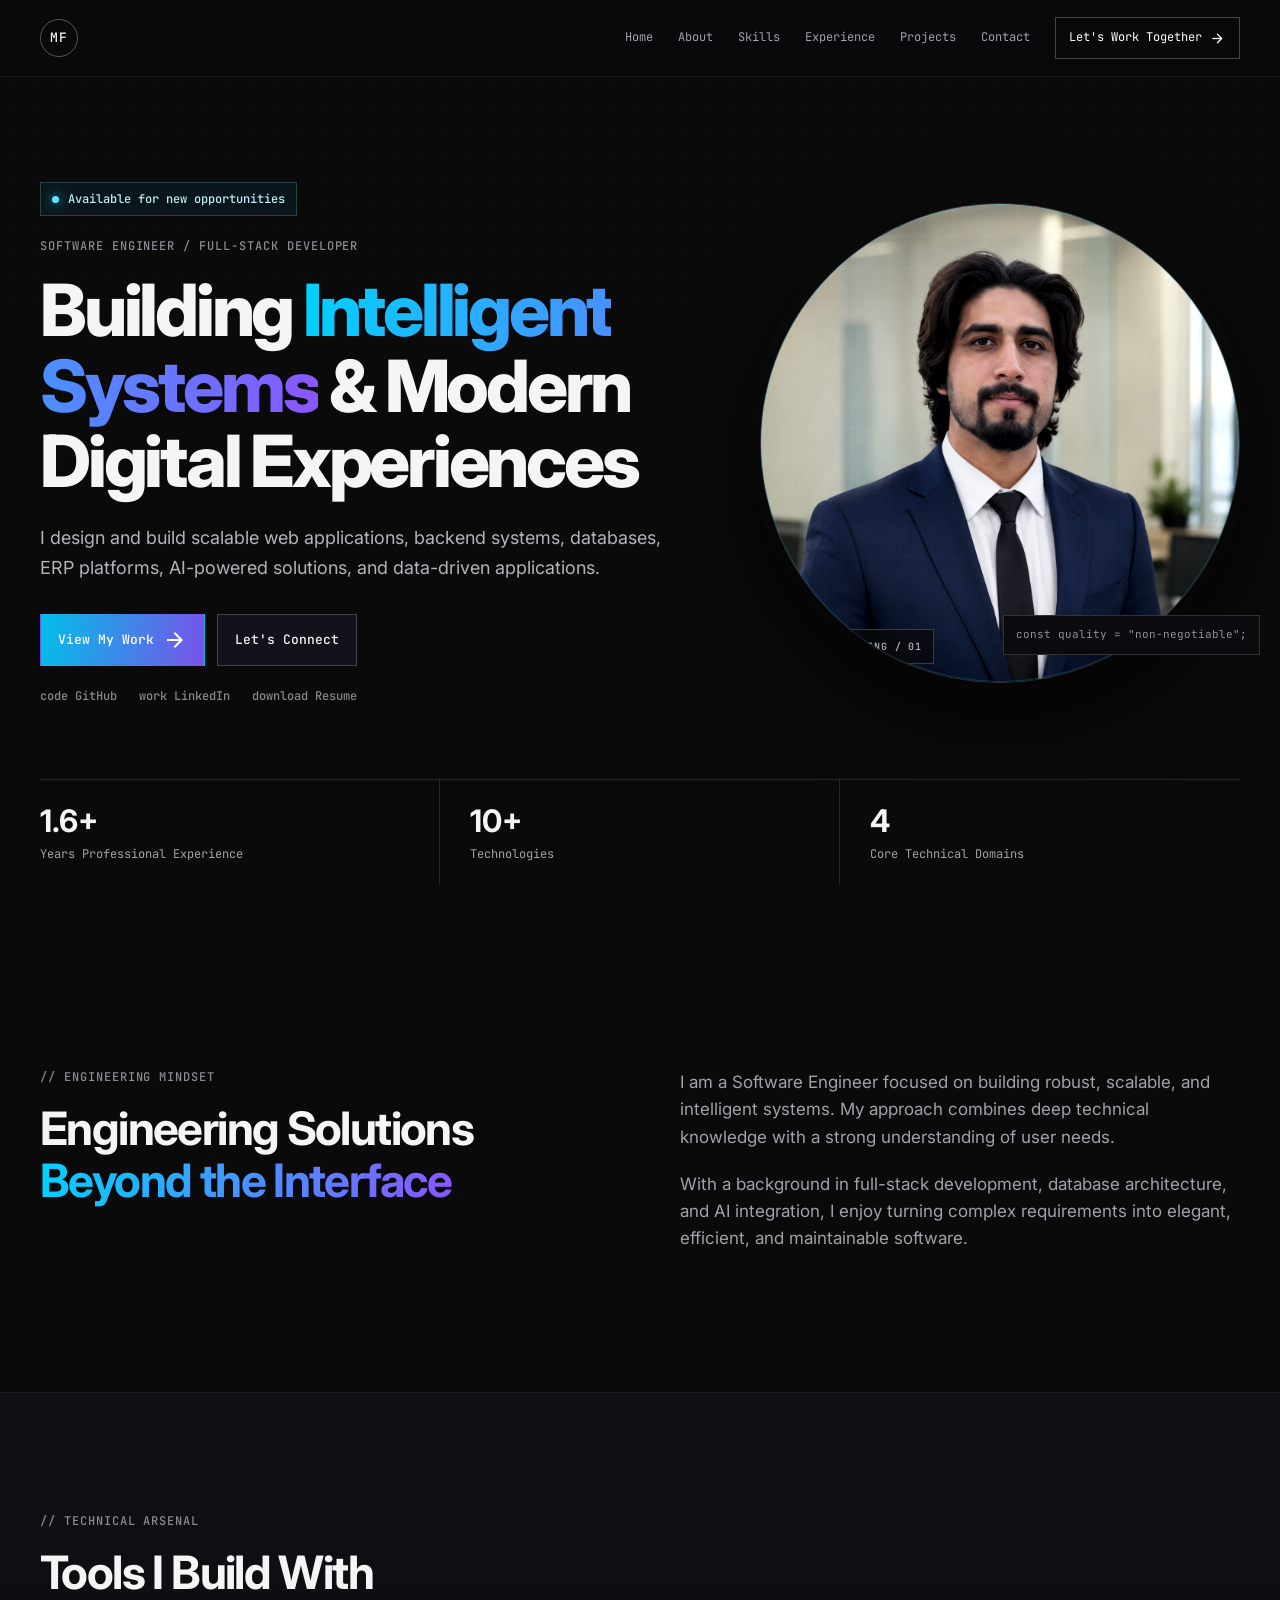
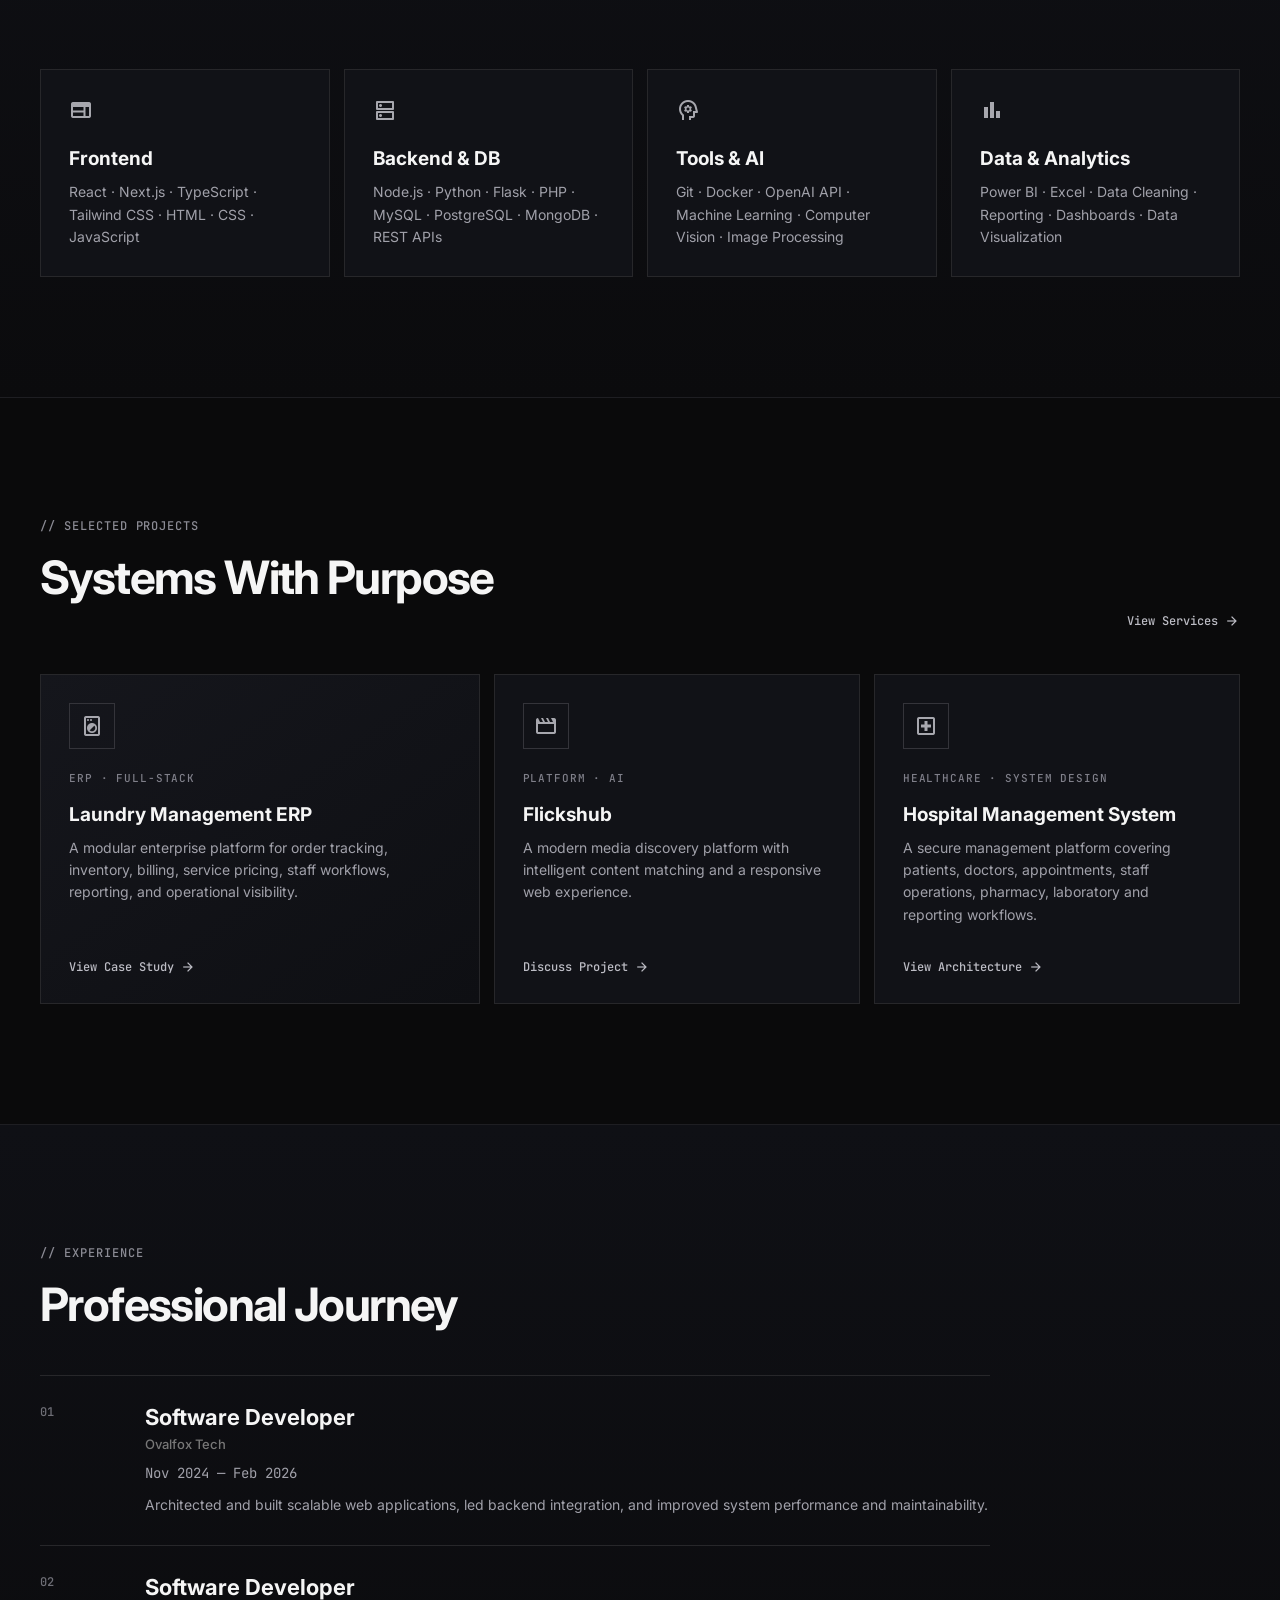
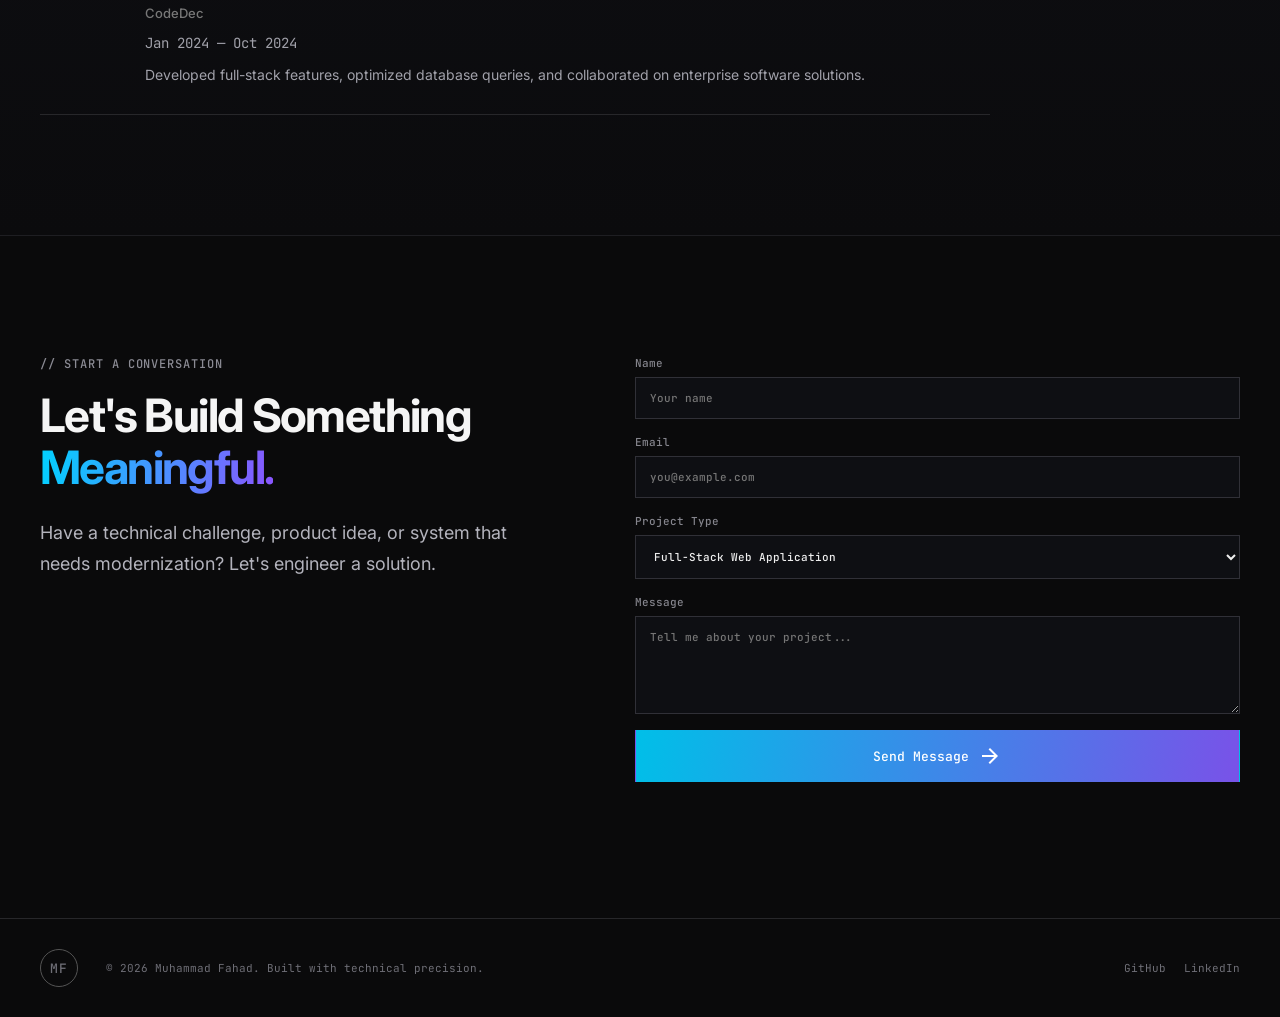
<file: index.html>
<!doctype html>
<html lang="en" class="dark">
<head>
  <meta charset="utf-8">
  <meta name="viewport" content="width=device-width, initial-scale=1">
  <meta name="description" content="Muhammad Fahad — Software Engineer & Full-Stack Developer. Scalable web applications, backend systems, databases, ERP platforms and AI-powered solutions.">
  <title>Muhammad Fahad | Software Engineer</title>
  <link rel="preconnect" href="https://fonts.googleapis.com">
  <link rel="preconnect" href="https://fonts.gstatic.com" crossorigin>
  <link href="https://fonts.googleapis.com/css2?family=Inter:wght@400;500;600;700;800&family=JetBrains+Mono:wght@400;500&family=Material+Symbols+Outlined:opsz,wght,FILL,GRAD@20..48,300..700,0..1,0..1&display=swap" rel="stylesheet">
  <link rel="stylesheet" href="styles.css">
</head>
<body>
  <div class="site-noise" aria-hidden="true"></div>
  <header class="header" id="top">
    <div class="container nav">
      <a class="brand" href="index.html" aria-label="Muhammad Fahad home"><span>MF</span></a>
      <button class="menu-toggle" aria-label="Open menu" aria-expanded="false"><span class="material-symbols-outlined">menu</span></button>
      <nav class="nav-links">
        <a href="#home">Home</a><a href="#about">About</a><a href="#skills">Skills</a>
        <a href="#experience">Experience</a><a href="#projects">Projects</a><a href="#contact">Contact</a>
        <a class="nav-cta" href="#contact">Let's Work Together <span class="material-symbols-outlined">arrow_forward</span></a>
      </nav>
    </div>
  </header>

  <main>
    <section class="hero section" id="home">
      <div class="container hero-grid">
        <div class="hero-copy reveal">
          <div class="availability"><span class="pulse"></span>Available for new opportunities</div>
          <p class="eyebrow">SOFTWARE ENGINEER / FULL-STACK DEVELOPER</p>
          <h1>Building <span class="gradient-text">Intelligent Systems</span> &amp; Modern Digital Experiences</h1>
          <p class="lead">I design and build scalable web applications, backend systems, databases, ERP platforms, AI-powered solutions, and data-driven applications.</p>
          <div class="hero-actions">
            <a class="btn btn-primary" href="#projects">View My Work <span class="material-symbols-outlined">arrow_forward</span></a>
            <a class="btn btn-secondary" href="#contact">Let's Connect</a>
          </div>
          <div class="social-row">
            <a href="https://github.com/FadiiiCh87" target="_blank" rel="noopener">code <span>GitHub</span></a>
            <a href="https://www.linkedin.com/in/muhammad-fahad-590486263" target="_blank" rel="noopener">work <span>LinkedIn</span></a>
            <a href="mailto:your-email@example.com">download <span>Resume</span></a>
          </div>
        </div>
        <div class="hero-visual reveal">
          <div class="portrait-frame">
            <div class="grid-overlay"></div>
            <img src="profile.png" alt="Professional portrait">
            <div class="portrait-label"><span class="material-symbols-outlined">terminal</span> ENGINEERING / 01</div>
          </div>
          <div class="code-chip mono">const quality = "non-negotiable";</div>
        </div>
      </div>
      <div class="container metrics">
        <div><strong>1.6+</strong><span>Years Professional Experience</span></div>
        <div><strong>10+</strong><span>Technologies</span></div>
        <div><strong>4</strong><span>Core Technical Domains</span></div>
      </div>
    </section>

    <section class="section" id="about">
      <div class="container two-col">
        <div>
          <p class="eyebrow">// ENGINEERING MINDSET</p>
          <h2>Engineering Solutions <span class="gradient-text">Beyond the Interface</span></h2>
        </div>
        <div class="body-copy">
          <p>I am a Software Engineer focused on building robust, scalable, and intelligent systems. My approach combines deep technical knowledge with a strong understanding of user needs.</p>
          <p>With a background in full-stack development, database architecture, and AI integration, I enjoy turning complex requirements into elegant, efficient, and maintainable software.</p>
        </div>
      </div>
    </section>

    <section class="section section-alt" id="skills">
      <div class="container">
        <div class="section-head"><div><p class="eyebrow">// TECHNICAL ARSENAL</p><h2>Tools I Build With</h2></div></div>
        <div class="skill-groups">
          <article class="skill-card"><span class="material-symbols-outlined">web</span><h3>Frontend</h3><p>React · Next.js · TypeScript · Tailwind CSS · HTML · CSS · JavaScript</p></article>
          <article class="skill-card"><span class="material-symbols-outlined">dns</span><h3>Backend &amp; DB</h3><p>Node.js · Python · Flask · PHP · MySQL · PostgreSQL · MongoDB · REST APIs</p></article>
          <article class="skill-card"><span class="material-symbols-outlined">psychology</span><h3>Tools &amp; AI</h3><p>Git · Docker · OpenAI API · Machine Learning · Computer Vision · Image Processing</p></article>
          <article class="skill-card"><span class="material-symbols-outlined">bar_chart</span><h3>Data &amp; Analytics</h3><p>Power BI · Excel · Data Cleaning · Reporting · Dashboards · Data Visualization</p></article>
        </div>
      </div>
    </section>

    <section class="section" id="projects">
      <div class="container">
        <div class="section-head">
          <div><p class="eyebrow">// SELECTED PROJECTS</p><h2>Systems With Purpose</h2></div>
          <a class="text-link" href="services.html">View Services <span class="material-symbols-outlined">arrow_forward</span></a>
        </div>
        <div class="project-grid">
          <article class="project-card featured">
            <div class="project-icon"><span class="material-symbols-outlined">local_laundry_service</span></div>
            <div class="project-meta">ERP · FULL-STACK</div><h3>Laundry Management ERP</h3>
            <p>A modular enterprise platform for order tracking, inventory, billing, service pricing, staff workflows, reporting, and operational visibility.</p>
            <a href="laundry-erp.html" class="text-link">View Case Study <span class="material-symbols-outlined">arrow_forward</span></a>
          </article>
          <article class="project-card">
            <div class="project-icon"><span class="material-symbols-outlined">movie</span></div>
            <div class="project-meta">PLATFORM · AI</div><h3>Flickshub</h3>
            <p>A modern media discovery platform with intelligent content matching and a responsive web experience.</p>
            <a href="#contact" class="text-link">Discuss Project <span class="material-symbols-outlined">arrow_forward</span></a>
          </article>
          <article class="project-card">
            <div class="project-icon"><span class="material-symbols-outlined">local_hospital</span></div>
            <div class="project-meta">HEALTHCARE · SYSTEM DESIGN</div><h3>Hospital Management System</h3>
            <p>A secure management platform covering patients, doctors, appointments, staff operations, pharmacy, laboratory and reporting workflows.</p>
            <a href="#contact" class="text-link">View Architecture <span class="material-symbols-outlined">arrow_forward</span></a>
          </article>
        </div>
      </div>
    </section>

    <section class="section section-alt" id="experience">
      <div class="container">
        <p class="eyebrow">// EXPERIENCE</p><h2>Professional Journey</h2>
        <div class="timeline">
          <article><span class="timeline-no">01</span><div><h3>Software Developer <small>Ovalfox Tech</small></h3><p class="mono">Nov 2024 — Feb 2026</p><p>Architected and built scalable web applications, led backend integration, and improved system performance and maintainability.</p></div></article>
          <article><span class="timeline-no">02</span><div><h3>Software Developer <small>CodeDec</small></h3><p class="mono">Jan 2024 — Oct 2024</p><p>Developed full-stack features, optimized database queries, and collaborated on enterprise software solutions.</p></div></article>
        </div>
      </div>
    </section>

    <section class="section contact-section" id="contact">
      <div class="container contact-grid">
        <div><p class="eyebrow">// START A CONVERSATION</p><h2>Let's Build Something <span class="gradient-text">Meaningful.</span></h2><p class="lead">Have a technical challenge, product idea, or system that needs modernization? Let's engineer a solution.</p></div>
        <form class="contact-form" id="contactForm">
          <label>Name<input name="name" required placeholder="Your name"></label>
          <label>Email<input type="email" name="email" required placeholder="you@example.com"></label>
          <label>Project Type<select name="type"><option>Full-Stack Web Application</option><option>Backend Architecture</option><option>ERP System</option><option>AI / Data Solution</option><option>Other / Consultation</option></select></label>
          <label>Message<textarea name="message" required rows="5" placeholder="Tell me about your project..."></textarea></label>
          <button class="btn btn-primary" type="submit">Send Message <span class="material-symbols-outlined">arrow_forward</span></button>
          <p class="form-note" id="formNote"></p>
        </form>
      </div>
    </section>
  </main>

  <footer class="footer"><div class="container footer-inner"><a class="brand" href="#top"><span>MF</span></a><p>© 2026 Muhammad Fahad. Built with technical precision.</p><div><a href="https://github.com/FadiiiCh87" target="_blank" rel="noopener">GitHub</a><a href="https://www.linkedin.com/in/muhammad-fahad-590486263" target="_blank" rel="noopener">LinkedIn</a></div></div></footer>
  <script src="script.js"></script>
</body>
</html>
</file>
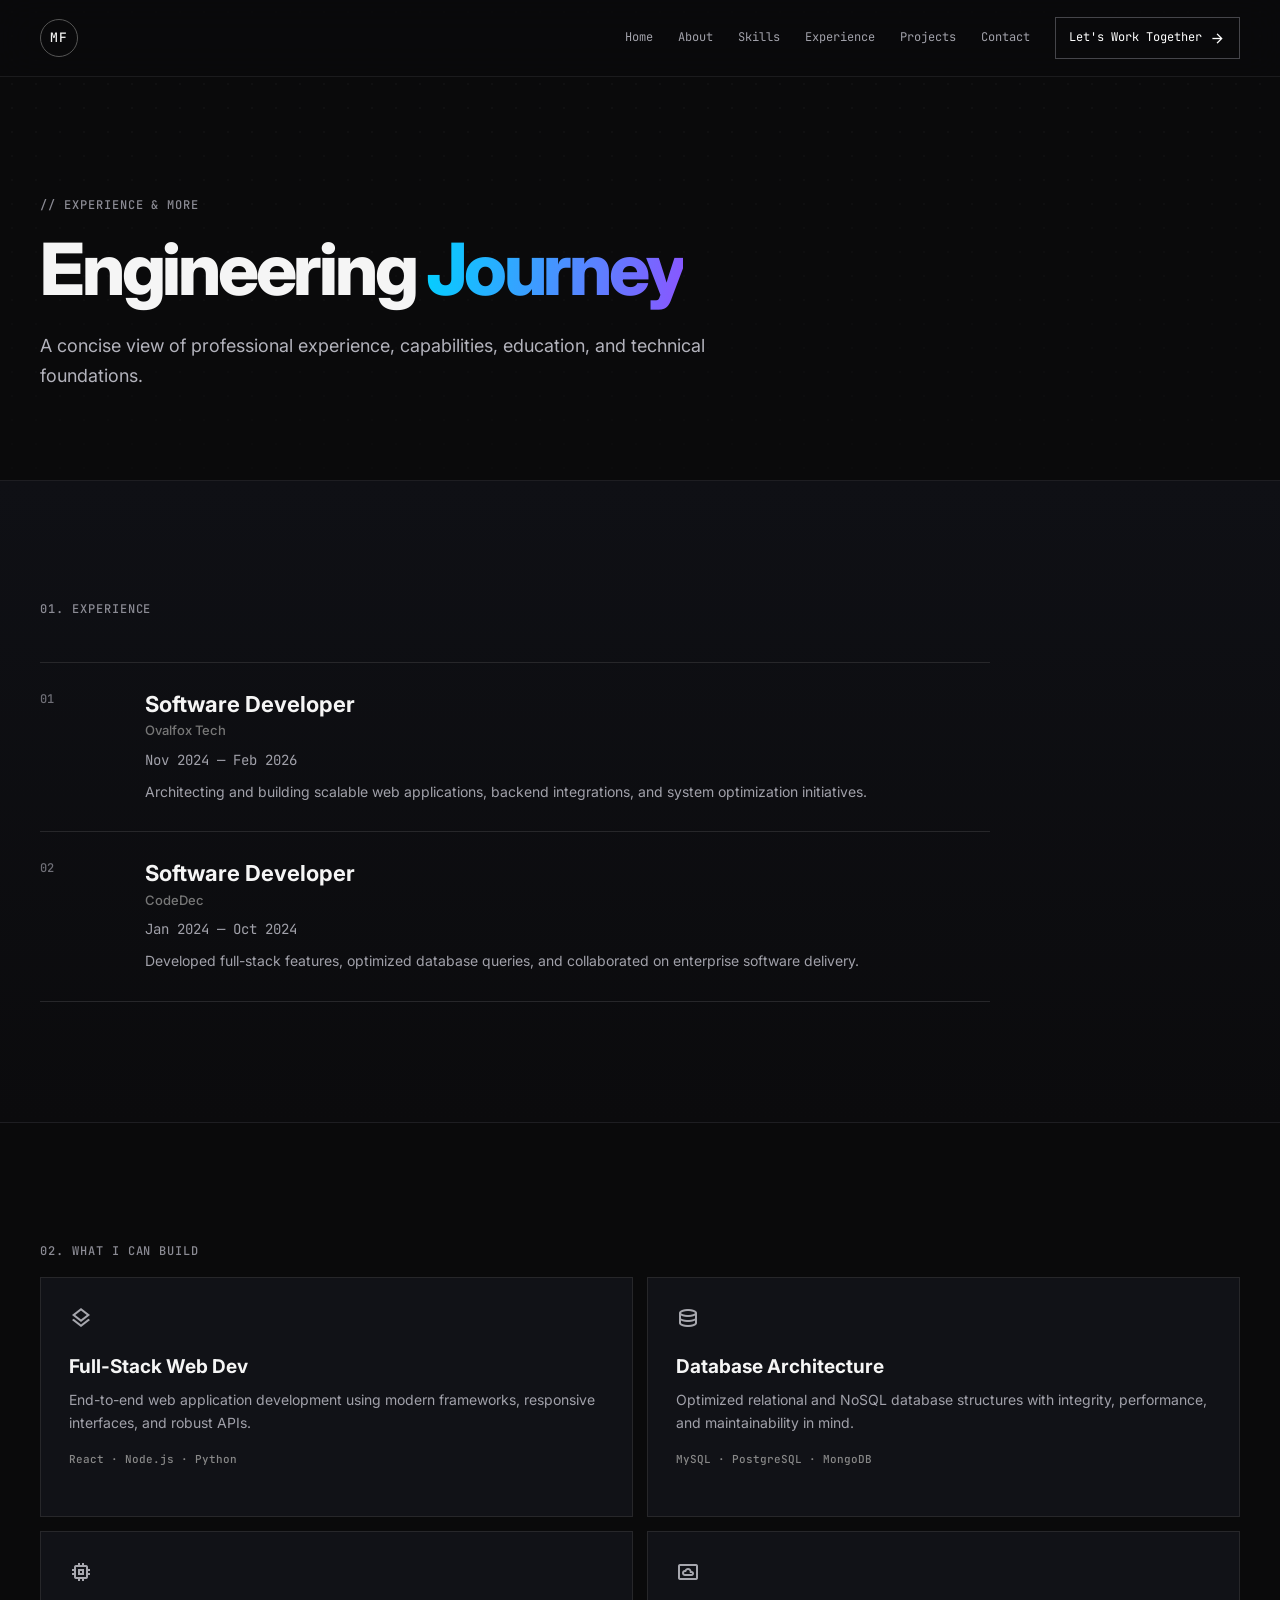
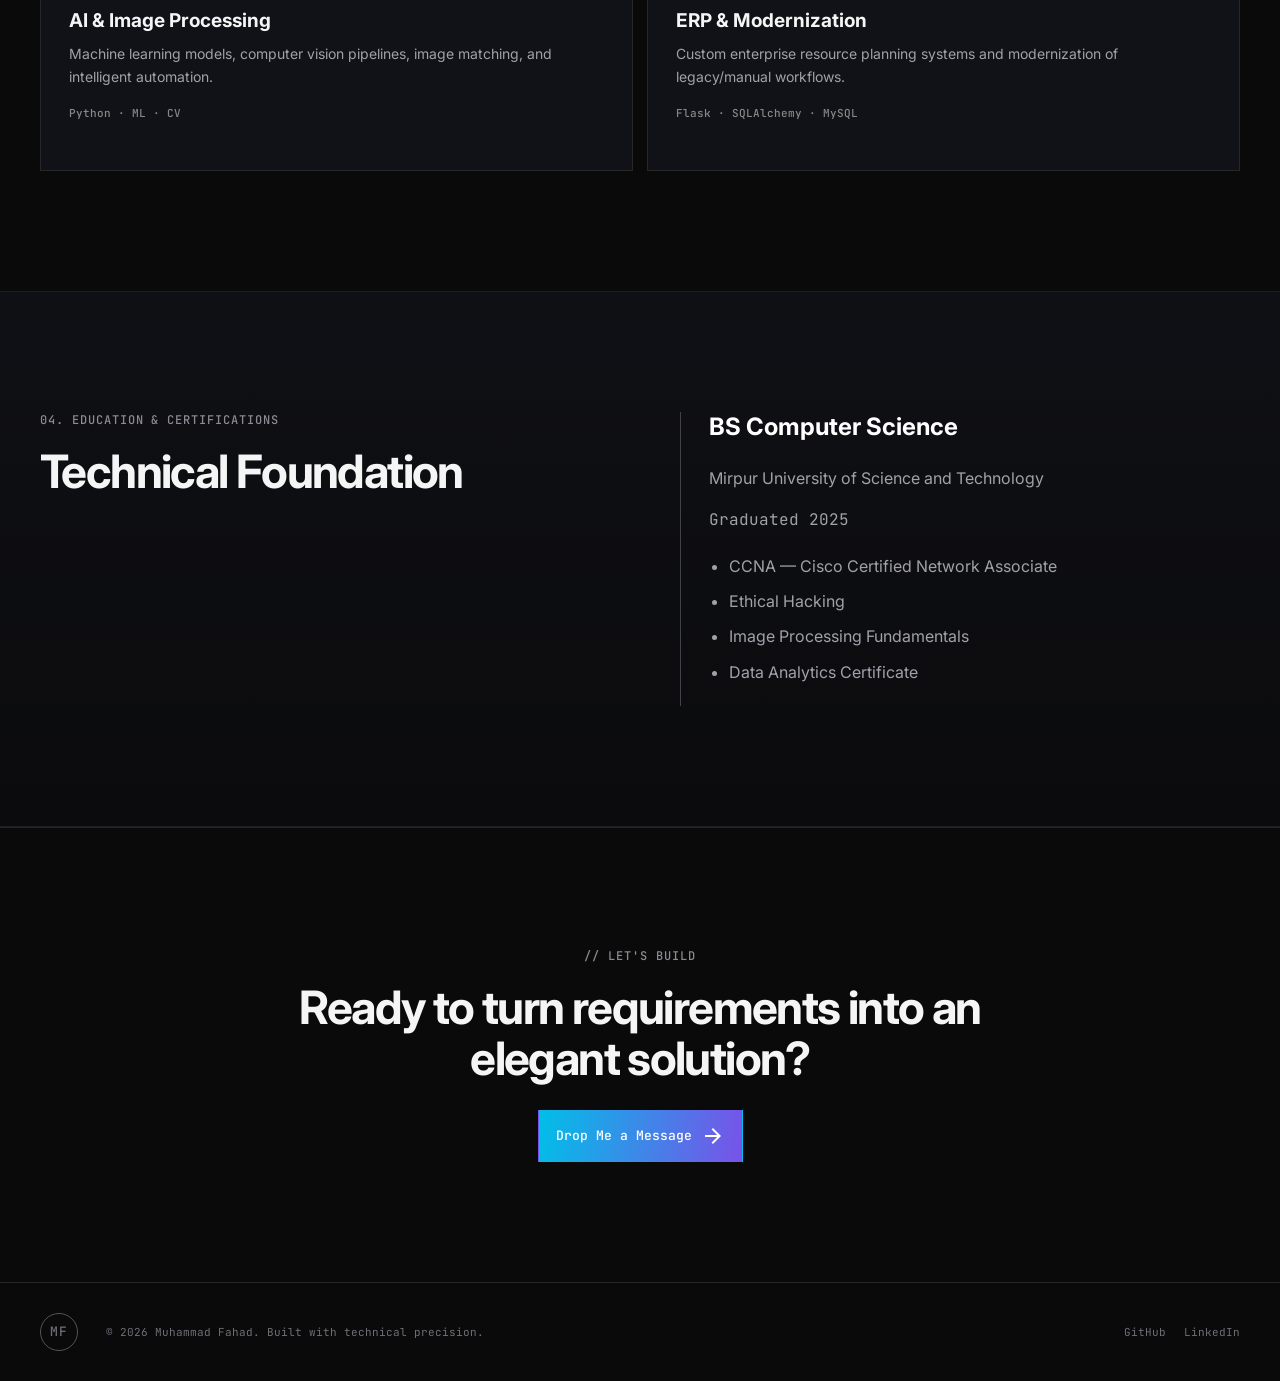
<file: experience.html>
<!doctype html>
<html lang="en" class="dark"><head>
<meta charset="utf-8"><meta name="viewport" content="width=device-width,initial-scale=1">
<title>Experience & Education | Muhammad Fahad</title>
<link rel="preconnect" href="https://fonts.googleapis.com"><link rel="preconnect" href="https://fonts.gstatic.com" crossorigin>
<link href="https://fonts.googleapis.com/css2?family=Inter:wght@400;500;600;700;800&family=JetBrains+Mono:wght@400;500&family=Material+Symbols+Outlined:opsz,wght,FILL,GRAD@20..48,300..700,0..1,0..1&display=swap" rel="stylesheet">
<link rel="stylesheet" href="styles.css"></head><body>
<header class="header"><div class="container nav"><a class="brand" href="index.html"><span>MF</span></a><button class="menu-toggle" aria-label="Open menu"><span class="material-symbols-outlined">menu</span></button><nav class="nav-links"><a href="index.html#home">Home</a><a href="index.html#about">About</a><a href="index.html#skills">Skills</a><a href="#experience">Experience</a><a href="index.html#projects">Projects</a><a href="index.html#contact">Contact</a><a class="nav-cta" href="index.html#contact">Let's Work Together <span class="material-symbols-outlined">arrow_forward</span></a></nav></div></header>
<main>
<section class="section page-hero"><div class="container"><p class="eyebrow">// EXPERIENCE &amp; MORE</p><h1>Engineering <span class="gradient-text">Journey</span></h1><p class="lead narrow">A concise view of professional experience, capabilities, education, and technical foundations.</p></div></section>
<section class="section section-alt" id="experience"><div class="container"><p class="eyebrow">01. EXPERIENCE</p><div class="timeline"><article><span class="timeline-no">01</span><div><h3>Software Developer <small>Ovalfox Tech</small></h3><p class="mono">Nov 2024 — Feb 2026</p><p>Architecting and building scalable web applications, backend integrations, and system optimization initiatives.</p></div></article><article><span class="timeline-no">02</span><div><h3>Software Developer <small>CodeDec</small></h3><p class="mono">Jan 2024 — Oct 2024</p><p>Developed full-stack features, optimized database queries, and collaborated on enterprise software delivery.</p></div></article></div></div></section>
<section class="section"><div class="container"><p class="eyebrow">02. WHAT I CAN BUILD</p><div class="capability-grid"><div><span class="material-symbols-outlined">layers</span><h3>Full-Stack Web Dev</h3><p>End-to-end web application development using modern frameworks, responsive interfaces, and robust APIs.</p><b>React · Node.js · Python</b></div><div><span class="material-symbols-outlined">database</span><h3>Database Architecture</h3><p>Optimized relational and NoSQL database structures with integrity, performance, and maintainability in mind.</p><b>MySQL · PostgreSQL · MongoDB</b></div><div><span class="material-symbols-outlined">memory</span><h3>AI &amp; Image Processing</h3><p>Machine learning models, computer vision pipelines, image matching, and intelligent automation.</p><b>Python · ML · CV</b></div><div><span class="material-symbols-outlined">settings_system_daydream</span><h3>ERP &amp; Modernization</h3><p>Custom enterprise resource planning systems and modernization of legacy/manual workflows.</p><b>Flask · SQLAlchemy · MySQL</b></div></div></div></section>
<section class="section section-alt"><div class="container two-col"><div><p class="eyebrow">04. EDUCATION &amp; CERTIFICATIONS</p><h2>Technical Foundation</h2></div><div class="education"><h3>BS Computer Science</h3><p>Mirpur University of Science and Technology</p><p class="mono">Graduated 2025</p><ul><li>CCNA — Cisco Certified Network Associate</li><li>Ethical Hacking</li><li>Image Processing Fundamentals</li><li>Data Analytics Certificate</li></ul></div></div></section>
<section class="section contact-banner"><div class="container"><p class="eyebrow">// LET'S BUILD</p><h2>Ready to turn requirements into an elegant solution?</h2><a class="btn btn-primary" href="index.html#contact">Drop Me a Message <span class="material-symbols-outlined">arrow_forward</span></a></div></section>
</main><footer class="footer"><div class="container footer-inner"><a class="brand" href="index.html"><span>MF</span></a><p>© 2026 Muhammad Fahad. Built with technical precision.</p><div><a href="https://github.com/FadiiiCh87">GitHub</a><a href="https://www.linkedin.com/in/muhammad-fahad-590486263">LinkedIn</a></div></div></footer>
<script src="script.js"></script></body></html>
</file>
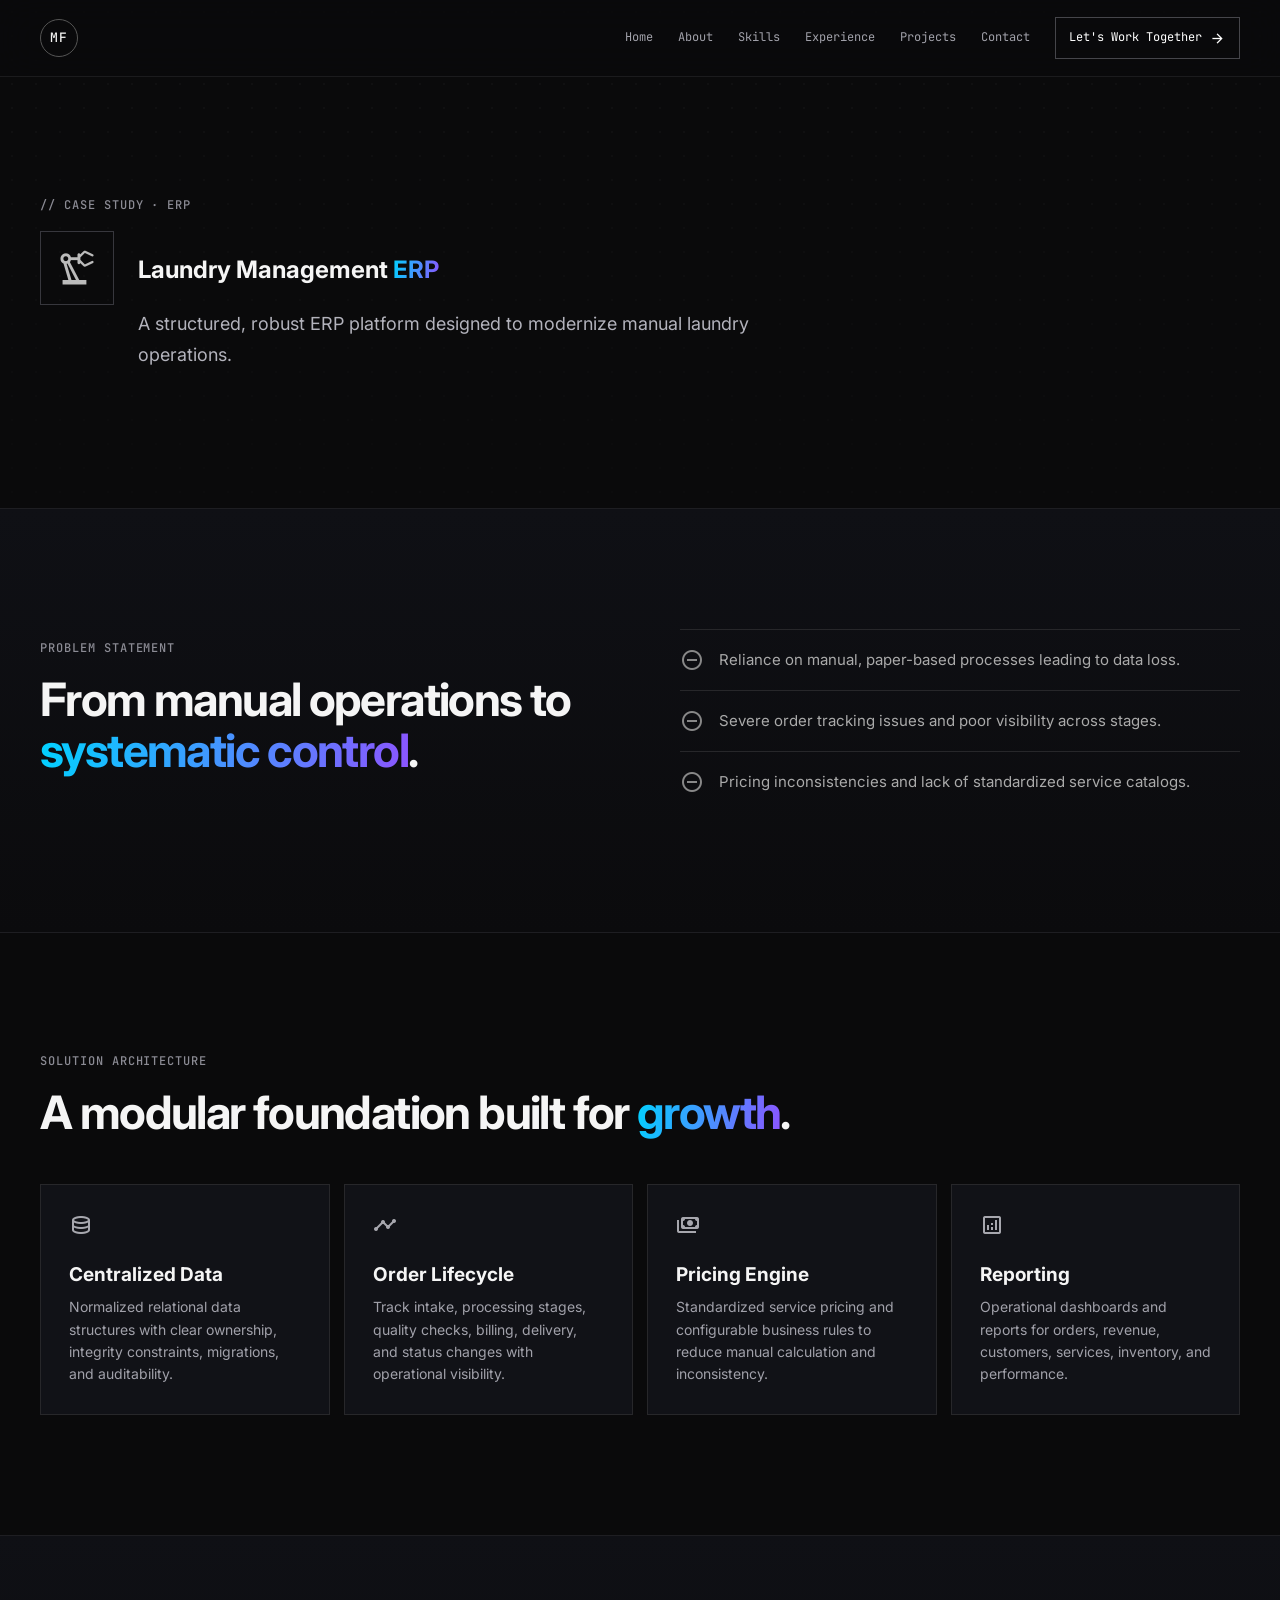
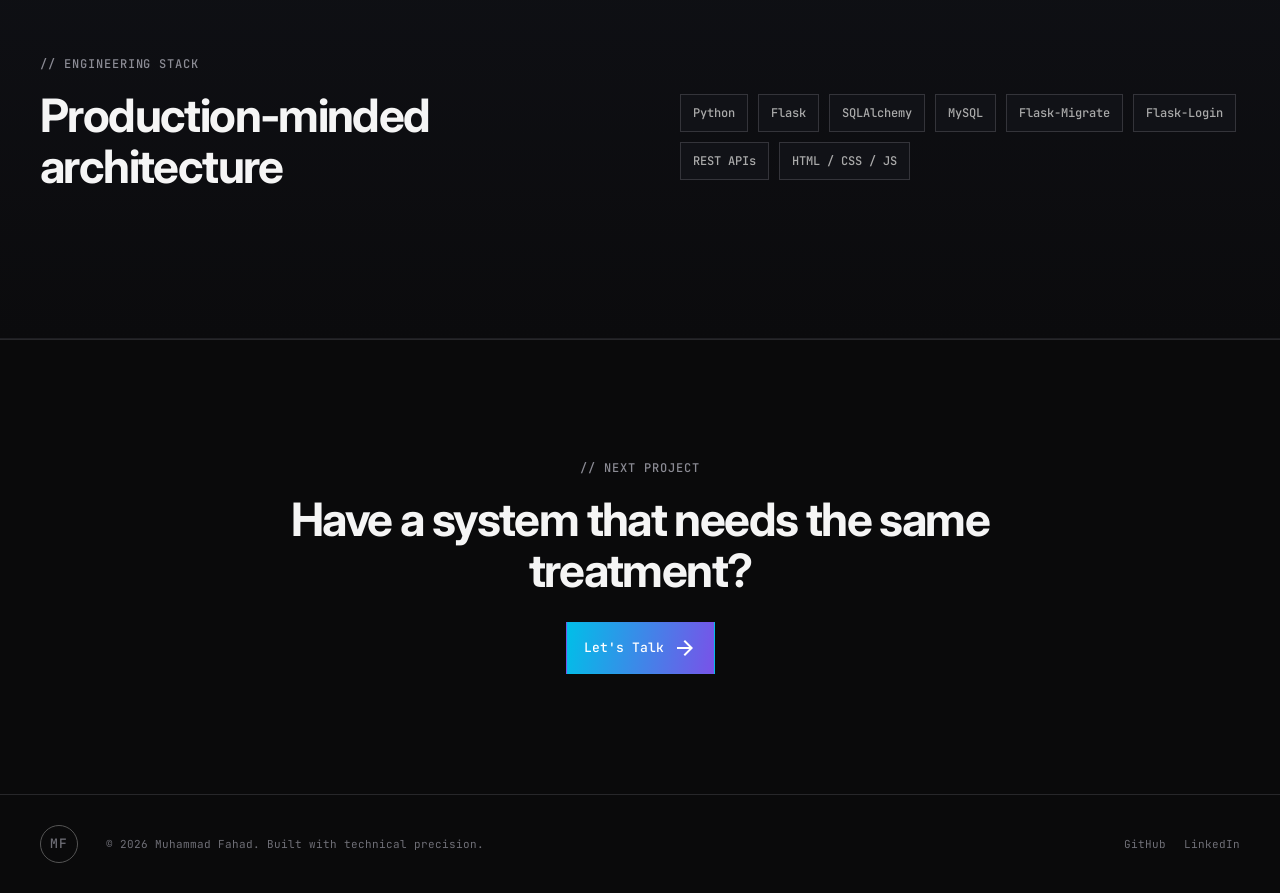
<file: laundry-erp.html>
<!doctype html>
<html lang="en" class="dark"><head>
<meta charset="utf-8"><meta name="viewport" content="width=device-width,initial-scale=1">
<title>Laundry Management ERP | Case Study</title>
<link rel="preconnect" href="https://fonts.googleapis.com"><link rel="preconnect" href="https://fonts.gstatic.com" crossorigin>
<link href="https://fonts.googleapis.com/css2?family=Inter:wght@400;500;600;700;800&family=JetBrains+Mono:wght@400;500&family=Material+Symbols+Outlined:opsz,wght,FILL,GRAD@20..48,300..700,0..1,0..1&display=swap" rel="stylesheet">
<link rel="stylesheet" href="styles.css"></head><body>
<header class="header"><div class="container nav"><a class="brand" href="index.html"><span>MF</span></a><button class="menu-toggle" aria-label="Open menu"><span class="material-symbols-outlined">menu</span></button><nav class="nav-links"><a href="index.html#home">Home</a><a href="index.html#about">About</a><a href="index.html#skills">Skills</a><a href="index.html#experience">Experience</a><a href="index.html#projects">Projects</a><a href="index.html#contact">Contact</a><a class="nav-cta" href="index.html#contact">Let's Work Together <span class="material-symbols-outlined">arrow_forward</span></a></nav></div></header>
<main>
<section class="section case-hero"><div class="container"><p class="eyebrow">// CASE STUDY · ERP</p><div class="case-title"><span class="case-icon material-symbols-outlined">precision_manufacturing</span><div><h1>Laundry Management <span class="gradient-text">ERP</span></h1><p class="lead narrow">A structured, robust ERP platform designed to modernize manual laundry operations.</p></div></div></div></section>
<section class="section section-alt"><div class="container"><div class="two-col case-copy"><div><p class="eyebrow">PROBLEM STATEMENT</p><h2>From manual operations to <span class="gradient-text">systematic control</span>.</h2></div><div><div class="problem"><span class="material-symbols-outlined">remove_circle</span><p>Reliance on manual, paper-based processes leading to data loss.</p></div><div class="problem"><span class="material-symbols-outlined">remove_circle</span><p>Severe order tracking issues and poor visibility across stages.</p></div><div class="problem"><span class="material-symbols-outlined">remove_circle</span><p>Pricing inconsistencies and lack of standardized service catalogs.</p></div></div></div></div></section>
<section class="section"><div class="container"><p class="eyebrow">SOLUTION ARCHITECTURE</p><h2>A modular foundation built for <span class="gradient-text">growth</span>.</h2><div class="solution-grid">
<div class="solution-card"><span class="material-symbols-outlined">database</span><h3>Centralized Data</h3><p>Normalized relational data structures with clear ownership, integrity constraints, migrations, and auditability.</p></div>
<div class="solution-card"><span class="material-symbols-outlined">timeline</span><h3>Order Lifecycle</h3><p>Track intake, processing stages, quality checks, billing, delivery, and status changes with operational visibility.</p></div>
<div class="solution-card"><span class="material-symbols-outlined">payments</span><h3>Pricing Engine</h3><p>Standardized service pricing and configurable business rules to reduce manual calculation and inconsistency.</p></div>
<div class="solution-card"><span class="material-symbols-outlined">analytics</span><h3>Reporting</h3><p>Operational dashboards and reports for orders, revenue, customers, services, inventory, and performance.</p></div>
</div></div></section>
<section class="section section-alt"><div class="container architecture"><div><p class="eyebrow">// ENGINEERING STACK</p><h2>Production-minded architecture</h2></div><div class="stack-list"><span>Python</span><span>Flask</span><span>SQLAlchemy</span><span>MySQL</span><span>Flask-Migrate</span><span>Flask-Login</span><span>REST APIs</span><span>HTML / CSS / JS</span></div></div></section>
<section class="section contact-banner"><div class="container"><p class="eyebrow">// NEXT PROJECT</p><h2>Have a system that needs the same treatment?</h2><a class="btn btn-primary" href="index.html#contact">Let's Talk <span class="material-symbols-outlined">arrow_forward</span></a></div></section>
</main><footer class="footer"><div class="container footer-inner"><a class="brand" href="index.html"><span>MF</span></a><p>© 2026 Muhammad Fahad. Built with technical precision.</p><div><a href="https://github.com/FadiiiCh87">GitHub</a><a href="https://www.linkedin.com/in/muhammad-fahad-590486263">LinkedIn</a></div></div></footer>
<script src="script.js"></script></body></html>
</file>
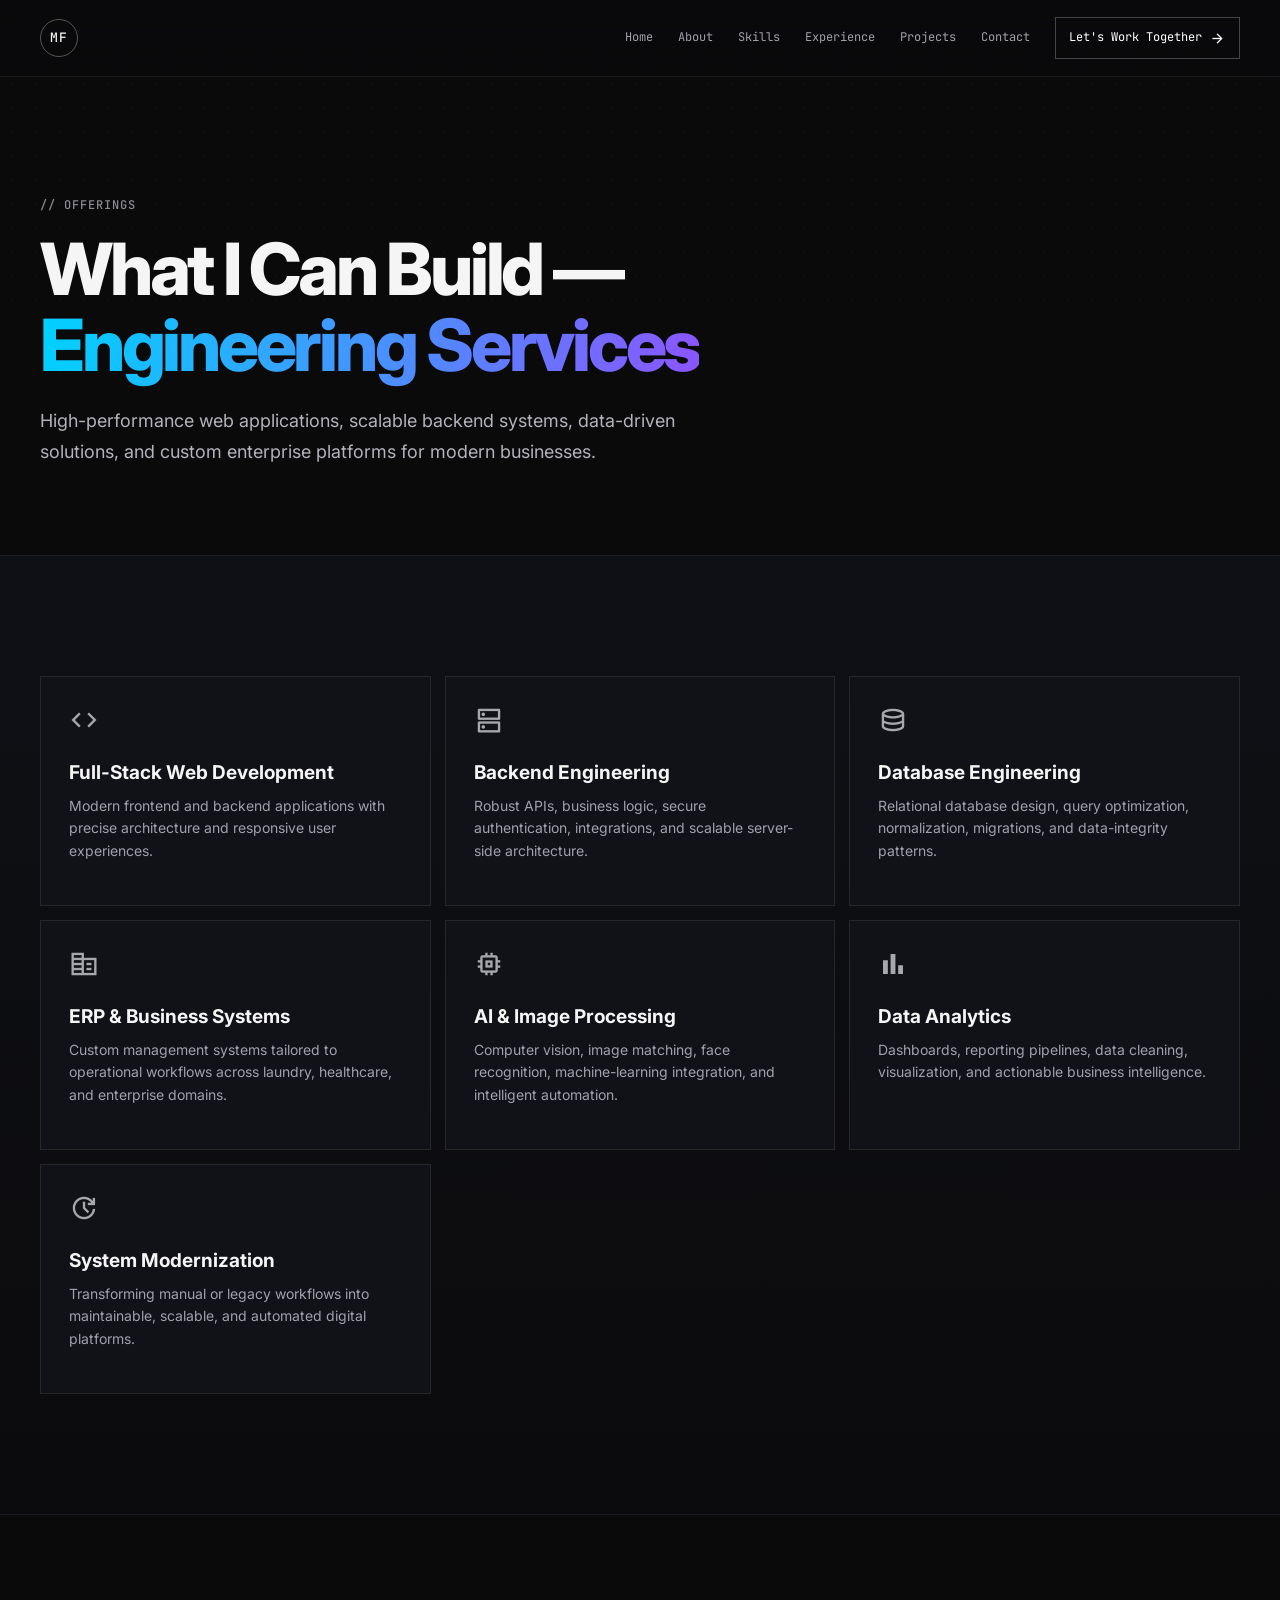
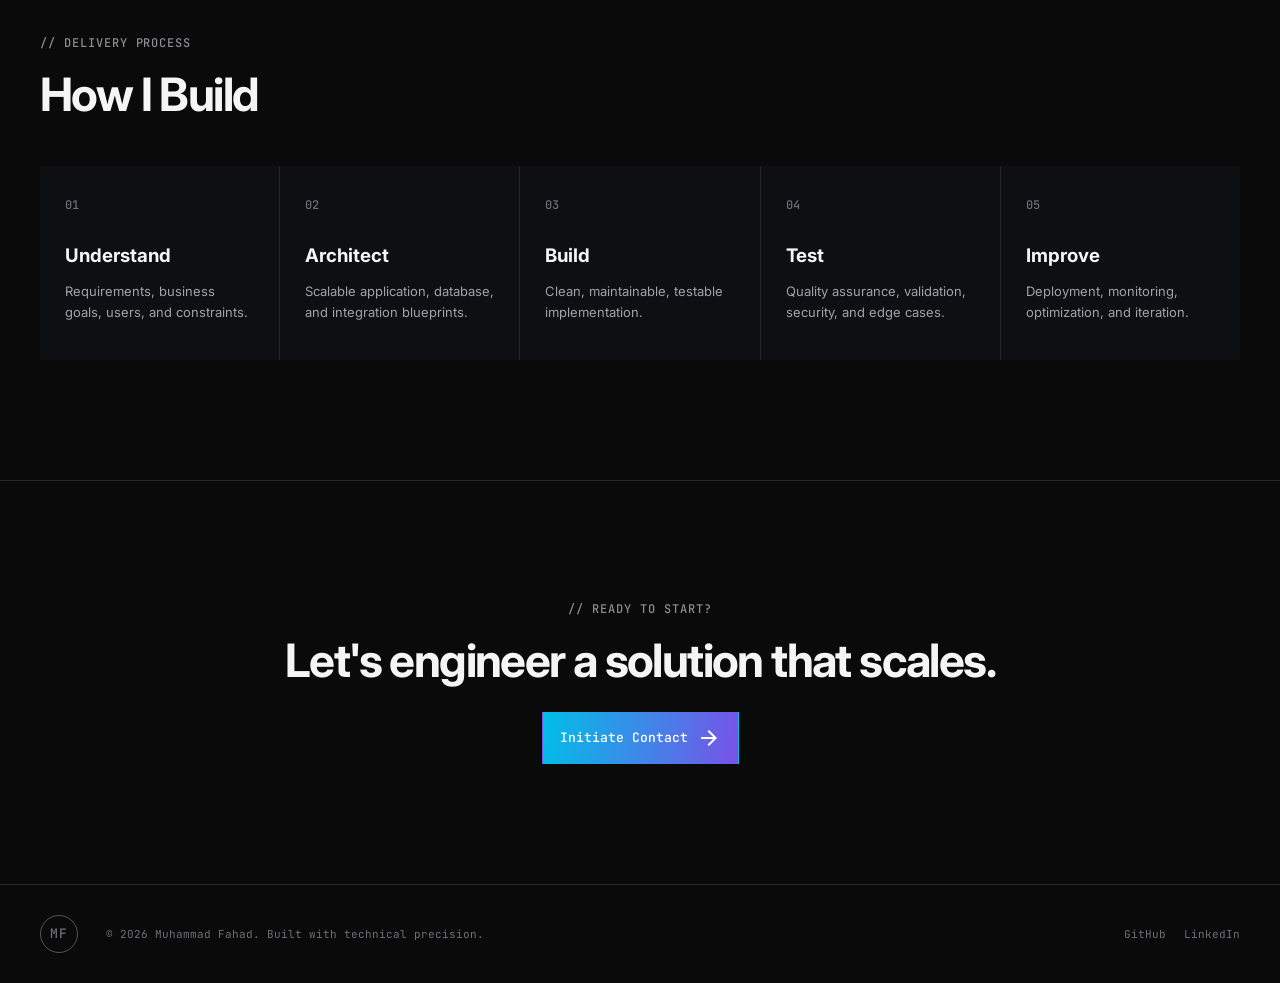
<file: services.html>
<!doctype html>
<html lang="en" class="dark"><head>
<meta charset="utf-8"><meta name="viewport" content="width=device-width,initial-scale=1">
<title>Services | Muhammad Fahad</title>
<link rel="preconnect" href="https://fonts.googleapis.com"><link rel="preconnect" href="https://fonts.gstatic.com" crossorigin>
<link href="https://fonts.googleapis.com/css2?family=Inter:wght@400;500;600;700;800&family=JetBrains+Mono:wght@400;500&family=Material+Symbols+Outlined:opsz,wght,FILL,GRAD@20..48,300..700,0..1,0..1&display=swap" rel="stylesheet">
<link rel="stylesheet" href="styles.css"></head><body>
<header class="header"><div class="container nav"><a class="brand" href="index.html"><span>MF</span></a><button class="menu-toggle" aria-label="Open menu"><span class="material-symbols-outlined">menu</span></button><nav class="nav-links"><a href="index.html#home">Home</a><a href="index.html#about">About</a><a href="index.html#skills">Skills</a><a href="index.html#experience">Experience</a><a href="index.html#projects">Projects</a><a href="index.html#contact">Contact</a><a class="nav-cta" href="index.html#contact">Let's Work Together <span class="material-symbols-outlined">arrow_forward</span></a></nav></div></header>
<main>
<section class="section page-hero"><div class="container"><p class="eyebrow">// OFFERINGS</p><h1>What I Can Build — <span class="gradient-text">Engineering Services</span></h1><p class="lead narrow">High-performance web applications, scalable backend systems, data-driven solutions, and custom enterprise platforms for modern businesses.</p></div></section>
<section class="section section-alt"><div class="container service-grid">
<article class="service-card"><span class="material-symbols-outlined">code</span><h3>Full-Stack Web Development</h3><p>Modern frontend and backend applications with precise architecture and responsive user experiences.</p></article>
<article class="service-card"><span class="material-symbols-outlined">dns</span><h3>Backend Engineering</h3><p>Robust APIs, business logic, secure authentication, integrations, and scalable server-side architecture.</p></article>
<article class="service-card"><span class="material-symbols-outlined">database</span><h3>Database Engineering</h3><p>Relational database design, query optimization, normalization, migrations, and data-integrity patterns.</p></article>
<article class="service-card"><span class="material-symbols-outlined">corporate_fare</span><h3>ERP &amp; Business Systems</h3><p>Custom management systems tailored to operational workflows across laundry, healthcare, and enterprise domains.</p></article>
<article class="service-card"><span class="material-symbols-outlined">memory</span><h3>AI &amp; Image Processing</h3><p>Computer vision, image matching, face recognition, machine-learning integration, and intelligent automation.</p></article>
<article class="service-card"><span class="material-symbols-outlined">bar_chart</span><h3>Data Analytics</h3><p>Dashboards, reporting pipelines, data cleaning, visualization, and actionable business intelligence.</p></article>
<article class="service-card"><span class="material-symbols-outlined">update</span><h3>System Modernization</h3><p>Transforming manual or legacy workflows into maintainable, scalable, and automated digital platforms.</p></article>
</div></section>
<section class="section"><div class="container"><p class="eyebrow">// DELIVERY PROCESS</p><h2>How I Build</h2><div class="process-grid">
<div><b>01</b><h3>Understand</h3><p>Requirements, business goals, users, and constraints.</p></div><div><b>02</b><h3>Architect</h3><p>Scalable application, database, and integration blueprints.</p></div><div><b>03</b><h3>Build</h3><p>Clean, maintainable, testable implementation.</p></div><div><b>04</b><h3>Test</h3><p>Quality assurance, validation, security, and edge cases.</p></div><div><b>05</b><h3>Improve</h3><p>Deployment, monitoring, optimization, and iteration.</p></div>
</div></div></section>
<section class="section contact-banner"><div class="container"><p class="eyebrow">// READY TO START?</p><h2>Let's engineer a solution that scales.</h2><a class="btn btn-primary" href="index.html#contact">Initiate Contact <span class="material-symbols-outlined">arrow_forward</span></a></div></section>
</main><footer class="footer"><div class="container footer-inner"><a class="brand" href="index.html"><span>MF</span></a><p>© 2026 Muhammad Fahad. Built with technical precision.</p><div><a href="https://github.com/FadiiiCh87">GitHub</a><a href="https://www.linkedin.com/in/muhammad-fahad-590486263">LinkedIn</a></div></div></footer>
<script src="script.js"></script></body></html>
</file>
<file: styles.css>
:root{
  --bg:#0a0a0b;--surface:#12131a;--surface-2:#161618;--surface-3:#1e1f26;
  --text:#f5f5f5;--muted:#a1a1aa;--muted-2:#71717a;--border:#27272a;
  --cyan:#00d2ff;--violet:#8b55ff;--max:1200px;--gutter:24px;
}
*{box-sizing:border-box}html{scroll-behavior:smooth}body{margin:0;background:var(--bg);color:var(--text);font-family:Inter,system-ui,sans-serif;line-height:1.6}
body:before{content:"";position:fixed;inset:0;pointer-events:none;background-image:radial-gradient(#ffffff08 1px,transparent 1px);background-size:24px 24px;mask-image:linear-gradient(to bottom,#000,transparent 80%);z-index:-1}
a{color:inherit;text-decoration:none}button,input,select,textarea{font:inherit}.container{width:min(calc(100% - 48px),var(--max));margin:auto}
.header{position:sticky;top:0;z-index:50;background:#0a0a0be8;border-bottom:1px solid #27272a99;backdrop-filter:blur(18px)}
.nav{height:76px;display:flex;align-items:center;justify-content:space-between}.brand{font-family:"JetBrains Mono",monospace;font-weight:500;letter-spacing:.08em}.brand span{display:grid;place-items:center;width:38px;height:38px;border:1px solid #555;border-radius:50%;font-size:13px}
.nav-links{display:flex;align-items:center;gap:25px;font-family:"JetBrains Mono",monospace;font-size:12px;color:var(--muted)}.nav-links a:hover{color:#fff}.nav-cta{display:inline-flex;gap:7px;align-items:center;color:#fff;border:1px solid #45454a;padding:10px 13px}.nav-cta .material-symbols-outlined{font-size:17px}.menu-toggle{display:none;background:none;border:0;color:#fff}
.section{padding:120px 0}.section-alt{background:linear-gradient(180deg,#0f1015,#0b0b0d);border-top:1px solid #1e1e22;border-bottom:1px solid #1e1e22}
.hero{padding-top:105px;padding-bottom:65px;min-height:calc(100vh - 76px);display:flex;flex-direction:column;justify-content:center}.hero-grid{display:grid;grid-template-columns:1.12fr .88fr;gap:80px;align-items:center}.availability{display:inline-flex;gap:9px;align-items:center;border:1px solid #29414a;background:#0b161a;padding:8px 11px;color:#bdeefa;font:500 12px "JetBrains Mono",monospace;margin-bottom:22px}.pulse{width:7px;height:7px;border-radius:50%;background:#5ee7ff;box-shadow:0 0 12px #00d2ff;animation:pulse 1.8s infinite}@keyframes pulse{50%{opacity:.35}}
.eyebrow{font:500 12px "JetBrains Mono",monospace;letter-spacing:.08em;color:#8b8b94;text-transform:uppercase;margin:0 0 18px}.hero h1,.page-hero h1{font-size:clamp(44px,6vw,72px);line-height:1.05;letter-spacing:-.045em;margin:0 0 24px;font-weight:800;max-width:850px}.gradient-text{background:linear-gradient(100deg,var(--cyan),var(--violet));-webkit-background-clip:text;background-clip:text;color:transparent}.lead{font-size:18px;color:#b3b3bc;max-width:720px;line-height:1.7}.narrow{max-width:680px}.hero-actions{display:flex;gap:12px;margin:30px 0 22px;flex-wrap:wrap}.btn{display:inline-flex;align-items:center;justify-content:center;gap:9px;border:1px solid #414148;padding:13px 17px;font:500 13px "JetBrains Mono",monospace;cursor:pointer;transition:.25s}.btn:hover{transform:translateY(-2px);border-color:#777}.btn-primary{background:linear-gradient(100deg,#00bfe8,#7952e8);color:#fff;border-color:transparent}.btn-secondary{background:#12131a}.social-row{display:flex;gap:22px;color:#888;font:500 12px "JetBrains Mono",monospace}.social-row a{display:flex;gap:7px}.social-row a:hover{color:#fff}
.hero-visual{position:relative}.portrait-frame{position:relative;aspect-ratio:1/1;max-width:480px;margin-left:auto;overflow:hidden;border:1px solid #34343a;background:#101116;border-radius:50%;box-shadow:0 0 0 10px #ffffff02,0 30px 90px #000}.portrait-frame:after{content:"";position:absolute;inset:0;border:1px solid #00d2ff33;border-radius:50%;pointer-events:none}.portrait-frame img{width:100%;height:100%;object-fit:cover;object-position:center 20%;filter:saturate(.88) contrast(1.03)}.grid-overlay{position:absolute;inset:0;z-index:1;background-image:linear-gradient(#ffffff0c 1px,transparent 1px),linear-gradient(90deg,#ffffff0c 1px,transparent 1px);background-size:32px 32px;mix-blend-mode:overlay}.portrait-label{position:absolute;left:18px;bottom:18px;z-index:2;font:500 10px "JetBrains Mono";letter-spacing:.08em;background:#08090bcc;border:1px solid #3a3a3f;padding:9px 11px;color:#b7b7bf;display:flex;align-items:center;gap:7px}.portrait-label .material-symbols-outlined{font-size:15px}.code-chip{position:absolute;right:-20px;bottom:28px;padding:10px 12px;background:#0b0b0e;border:1px solid #303036;color:#8f8f98;font-size:11px;z-index:3}.mono{font-family:"JetBrains Mono",monospace}.metrics{display:grid;grid-template-columns:repeat(3,1fr);border-top:1px solid var(--border);margin-top:75px}.metrics div{padding:22px 0;border-right:1px solid var(--border);display:flex;flex-direction:column}.metrics div:not(:first-child){padding-left:30px}.metrics div:last-child{border-right:0}.metrics strong{font-size:31px;line-height:1.2}.metrics span{color:var(--muted);font:12px "JetBrains Mono";margin-top:7px}
.two-col{display:grid;grid-template-columns:1fr 1fr;gap:80px;align-items:start}h2{font-size:clamp(32px,4vw,46px);line-height:1.12;letter-spacing:-.035em;margin:0 0 25px}h3{line-height:1.25}.body-copy{color:var(--muted);font-size:17px}.body-copy p{margin:0 0 20px}
.section-head{display:flex;justify-content:space-between;align-items:end;gap:30px;margin-bottom:45px}.text-link{display:inline-flex;align-items:center;gap:6px;font:500 12px "JetBrains Mono";color:#bdbdc5}.text-link:hover{color:#fff}.text-link .material-symbols-outlined{font-size:16px}.skill-groups{display:grid;grid-template-columns:repeat(4,1fr);gap:14px}.skill-card,.service-card,.project-card,.solution-card,.capability-grid>div{border:1px solid var(--border);background:#111217;padding:28px;transition:.25s}.skill-card:hover,.service-card:hover,.project-card:hover,.solution-card:hover,.capability-grid>div:hover{border-color:#44444a;transform:translateY(-3px)}.skill-card .material-symbols-outlined,.service-card>.material-symbols-outlined,.project-icon,.solution-card>.material-symbols-outlined,.capability-grid .material-symbols-outlined{color:#a7a7ae}.skill-card h3,.service-card h3,.project-card h3,.solution-card h3,.capability-grid h3{margin:18px 0 10px;font-size:19px}.skill-card p,.service-card p,.project-card p,.solution-card p,.capability-grid p{color:var(--muted);margin:0;font-size:14px}
.project-grid{display:grid;grid-template-columns:1.2fr 1fr 1fr;gap:14px}.project-card{min-height:330px;display:flex;flex-direction:column}.project-card.featured{background:linear-gradient(145deg,#15161c,#0e0f13)}.project-card .text-link{margin-top:auto}.project-icon{width:46px;height:46px;display:grid;place-items:center;border:1px solid #34343a;margin-bottom:22px}.project-meta{font:500 11px "JetBrains Mono";color:#7f7f89;letter-spacing:.08em}
.timeline{margin-top:45px;max-width:950px}.timeline article{display:grid;grid-template-columns:75px 1fr;gap:30px;padding:28px 0;border-top:1px solid var(--border)}.timeline article:last-child{border-bottom:1px solid var(--border)}.timeline-no{font:500 12px "JetBrains Mono";color:#6f6f77}.timeline h3{font-size:22px;margin:0 0 7px}.timeline h3 small{font-weight:500;color:#777;display:block;font-size:13px;margin-top:4px}.timeline p{color:var(--muted);margin:10px 0 0;font-size:14px}
.contact-grid{display:grid;grid-template-columns:.9fr 1.1fr;gap:100px}.contact-form{display:grid;gap:16px}.contact-form label{font:500 11px "JetBrains Mono";color:#85858d;display:grid;gap:7px}.contact-form input,.contact-form select,.contact-form textarea{width:100%;background:#0e0f13;border:1px solid #303037;color:#eee;padding:13px 14px;outline:none;border-radius:0}.contact-form input:focus,.contact-form select:focus,.contact-form textarea:focus{border-color:#6b55bd}.contact-form textarea{resize:vertical}.form-note{font:12px "JetBrains Mono";color:#8f8f98;margin:0}.footer{border-top:1px solid var(--border);padding:30px 0}.footer-inner{display:flex;align-items:center;gap:28px;color:#6f6f77;font:11px "JetBrains Mono"}.footer-inner p{flex:1;margin:0}.footer-inner>div{display:flex;gap:18px}.footer-inner a:hover{color:#fff}
.page-hero{padding-bottom:70px}.service-grid{display:grid;grid-template-columns:repeat(3,1fr);gap:14px}.service-card{min-height:230px}.service-card>.material-symbols-outlined{font-size:30px}.process-grid{display:grid;grid-template-columns:repeat(5,1fr);gap:1px;background:var(--border);margin-top:45px}.process-grid>div{background:#0e0f13;padding:25px;min-height:190px}.process-grid b{font:500 12px "JetBrains Mono";color:#6d6d76}.process-grid h3{margin:28px 0 8px}.process-grid p{color:var(--muted);font-size:13px}.contact-banner{border-top:1px solid var(--border);text-align:center}.contact-banner .container{display:flex;flex-direction:column;align-items:center}.contact-banner h2{max-width:800px}.case-title{display:flex;align-items:flex-start;gap:24px}.case-icon{font-size:44px;border:1px solid #37373d;padding:14px;color:#bbb}.case-copy{align-items:center}.problem{display:flex;gap:15px;align-items:flex-start;border-top:1px solid var(--border);padding:18px 0}.problem .material-symbols-outlined{color:#888}.problem p{margin:0;color:#aaa;font-size:15px}.solution-grid{display:grid;grid-template-columns:repeat(4,1fr);gap:14px;margin-top:45px}.solution-card{min-height:230px}.architecture{display:grid;grid-template-columns:1fr 1fr;gap:80px;align-items:center}.stack-list{display:flex;flex-wrap:wrap;gap:10px}.stack-list span{border:1px solid #34343a;padding:10px 12px;background:#111217;font:500 12px "JetBrains Mono";color:#aaa}.capability-grid{display:grid;grid-template-columns:repeat(2,1fr);gap:14px}.capability-grid>div{min-height:240px}.capability-grid b{display:block;margin-top:18px;color:#888;font:500 11px "JetBrains Mono"}.education{border-left:1px solid #414149;padding-left:28px;color:var(--muted)}.education h3{color:#fff;font-size:24px;margin-top:0}.education ul{padding-left:20px;line-height:2.2}
.reveal{animation:rise .7s ease both}@keyframes rise{from{opacity:0;transform:translateY(15px)}to{opacity:1;transform:none}}
@media(max-width:1000px){.nav-links{gap:14px}.hero-grid{gap:45px}.skill-groups{grid-template-columns:repeat(2,1fr)}.project-grid{grid-template-columns:1fr 1fr}.project-card.featured{grid-column:span 2}.service-grid{grid-template-columns:repeat(2,1fr)}.solution-grid{grid-template-columns:repeat(2,1fr)}.process-grid{grid-template-columns:repeat(3,1fr)}.architecture{grid-template-columns:1fr;gap:35px}}
@media(max-width:760px){.container{width:min(calc(100% - 32px),var(--max))}.section{padding:72px 0}.nav{height:68px}.menu-toggle{display:block}.nav-links{display:none;position:absolute;top:68px;left:0;right:0;background:#0b0b0eeF;border-bottom:1px solid var(--border);padding:18px 16px;flex-direction:column;align-items:stretch}.nav-links.open{display:flex}.nav-links a{padding:10px}.nav-cta{justify-content:center}.hero{padding-top:70px}.hero-grid,.two-col,.contact-grid{grid-template-columns:1fr;gap:48px}.hero h1,.page-hero h1{font-size:43px}.hero-visual{order:-1}.portrait-frame{width:min(82vw,390px);margin:auto}.code-chip{right:0}.metrics{margin-top:55px;grid-template-columns:1fr}.metrics div,.metrics div:not(:first-child){padding:16px 0;border-right:0;border-bottom:1px solid var(--border)}.metrics div:last-child{border-bottom:0}.project-grid,.service-grid,.solution-grid,.capability-grid{grid-template-columns:1fr}.project-card.featured{grid-column:auto}.process-grid{grid-template-columns:1fr}.process-grid>div{min-height:0}.case-title{flex-direction:column}.case-icon{font-size:30px}.section-head{align-items:flex-start;flex-direction:column}.footer-inner{flex-wrap:wrap}.footer-inner p{flex-basis:100%;order:3}.footer-inner>div{margin-left:auto}}
</file>
